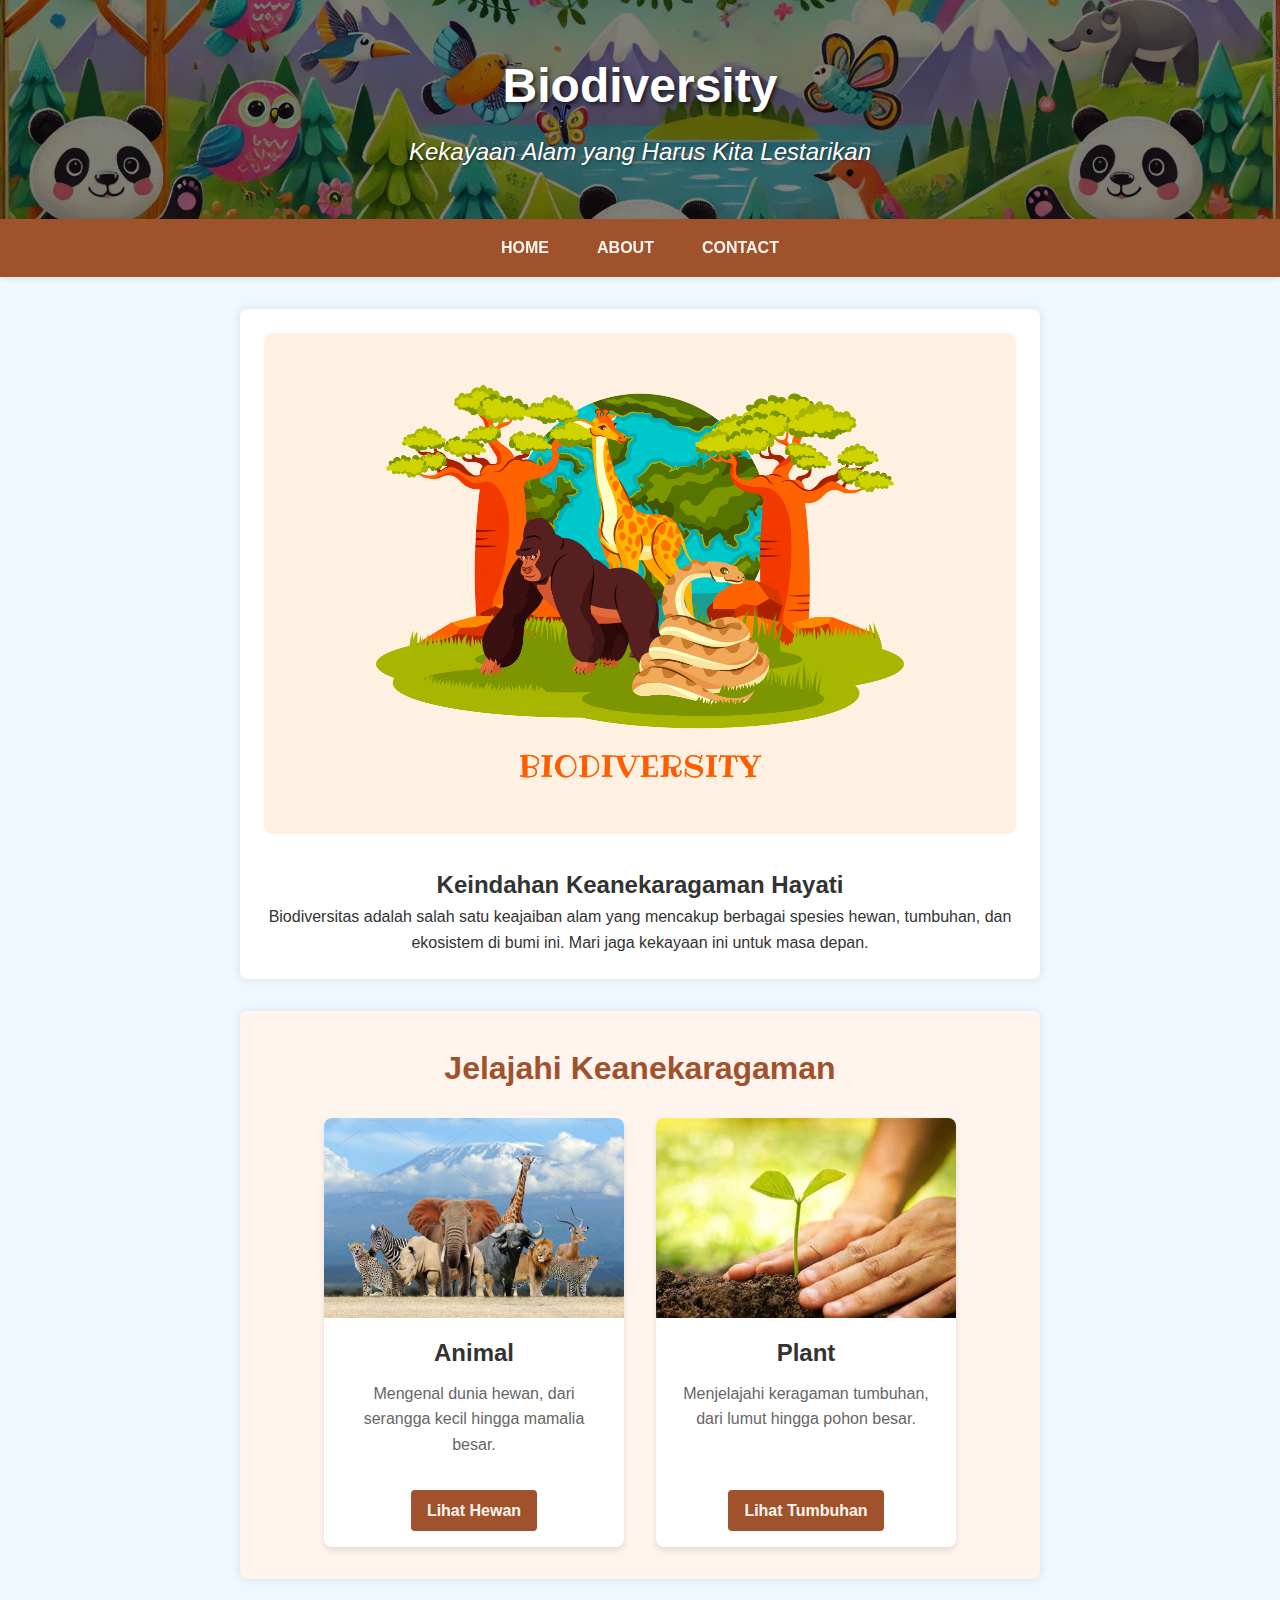
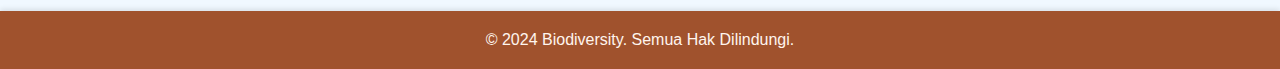
<file: index.html>
<!DOCTYPE html>
<html lang="en">
<head>
    <meta charset="UTF-8">
    <meta name="viewport" content="width=device-width, initial-scale=1.0">
    <title>Biodiversity - Home</title>
    <link rel="stylesheet" href="style.css">
</head>
<body>
    <header>
        <h1>Biodiversity</h1>
        <p>Kekayaan Alam yang Harus Kita Lestarikan</p>
    </header>
    <nav>
        <ul>
            <li><a href="index.html">Home</a></li>
            <li><a href="about.html">About</a></li>
            <li><a href="contact.html">Contact</a></li>
        </ul>
    </nav>
    <main>
        <section>
            <img src="images/biodiversity.jpg" alt="Biodiversity" class="banner">
            <h2>Keindahan Keanekaragaman Hayati</h2>
            <p>Biodiversitas adalah salah satu keajaiban alam yang mencakup berbagai spesies hewan, tumbuhan, dan ekosistem di bumi ini. Mari jaga kekayaan ini untuk masa depan.</p>
        </section>

        <!-- Updated Menu Section -->
        <section class="menu">
            <h2>Jelajahi Keanekaragaman</h2>
            <div class="menu-items">
                <div class="menu-item">
                    <img src="images/animal.jpg" alt="Animal" class="menu-image">
                    <h3>Animal</h3>
                    <p>Mengenal dunia hewan, dari serangga kecil hingga mamalia besar.</p>
                    <a href="animal.html" class="menu-link">Lihat Hewan</a> <!-- Link to Animal page -->
                </div>
                <div class="menu-item">
                    <img src="images/plant.jpg" alt="Plant" class="menu-image">
                    <h3>Plant</h3>
                    <p>Menjelajahi keragaman tumbuhan, dari lumut hingga pohon besar.</p>
                    <a href="plant.html" class="menu-link">Lihat Tumbuhan</a> <!-- Link to Plant page -->
                </div>
            </div>
        </section>
    </main>
    <footer>
        <p>&copy; 2024 Biodiversity. Semua Hak Dilindungi.</p>
    </footer>
</body>
</html>
</file>
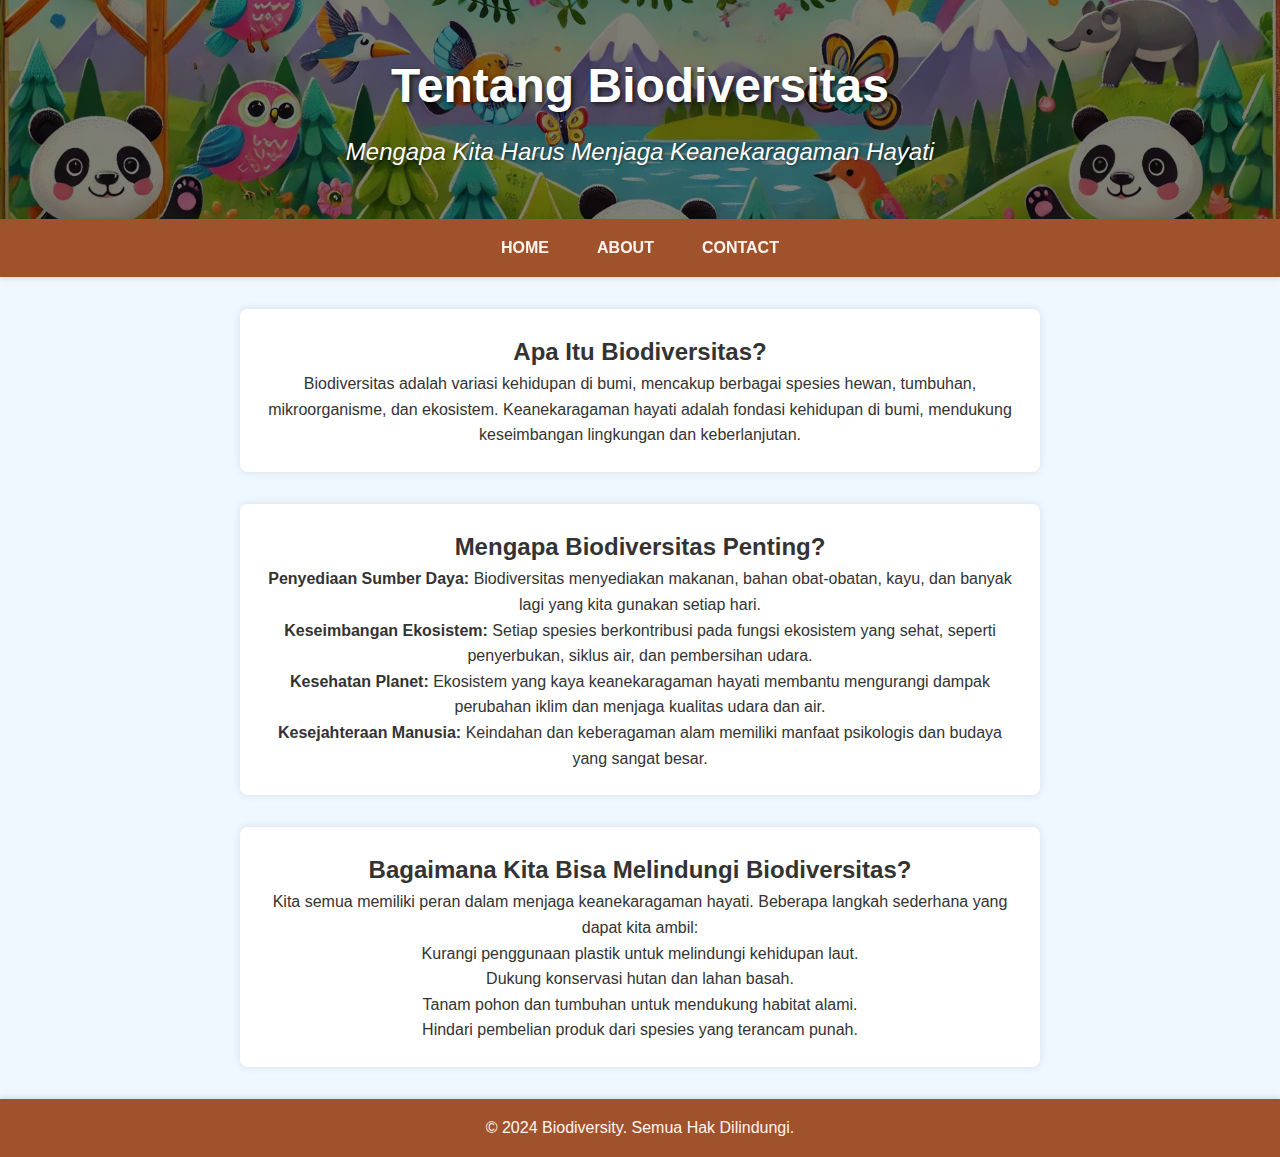
<file: about.html>
<!DOCTYPE html>
<html lang="en">
<head>
    <meta charset="UTF-8">
    <meta name="viewport" content="width=device-width, initial-scale=1.0">
    <title>About Biodiversity</title>
    <link rel="stylesheet" href="style.css">
</head>
<body>
    <header>
        <h1>Tentang Biodiversitas</h1>
        <p>Mengapa Kita Harus Menjaga Keanekaragaman Hayati</p>
    </header>
    <nav>
        <ul>
            <li><a href="index.html">Home</a></li>
            <li><a href="about.html">About</a></li>
            <li><a href="contact.html">Contact</a></li>
        </ul>
    </nav>
    <main>
        <section>
            <h2>Apa Itu Biodiversitas?</h2>
            <p>Biodiversitas adalah variasi kehidupan di bumi, mencakup berbagai spesies hewan, tumbuhan, mikroorganisme, dan ekosistem. Keanekaragaman hayati adalah fondasi kehidupan di bumi, mendukung keseimbangan lingkungan dan keberlanjutan.</p>
        </section>
        <section>
            <h2>Mengapa Biodiversitas Penting?</h2>
            <ul class="about-list">
                <li><strong>Penyediaan Sumber Daya:</strong> Biodiversitas menyediakan makanan, bahan obat-obatan, kayu, dan banyak lagi yang kita gunakan setiap hari.</li>
                <li><strong>Keseimbangan Ekosistem:</strong> Setiap spesies berkontribusi pada fungsi ekosistem yang sehat, seperti penyerbukan, siklus air, dan pembersihan udara.</li>
                <li><strong>Kesehatan Planet:</strong> Ekosistem yang kaya keanekaragaman hayati membantu mengurangi dampak perubahan iklim dan menjaga kualitas udara dan air.</li>
                <li><strong>Kesejahteraan Manusia:</strong> Keindahan dan keberagaman alam memiliki manfaat psikologis dan budaya yang sangat besar.</li>
            </ul>
        </section>
        <section>
            <h2>Bagaimana Kita Bisa Melindungi Biodiversitas?</h2>
            <p>Kita semua memiliki peran dalam menjaga keanekaragaman hayati. Beberapa langkah sederhana yang dapat kita ambil:</p>
            <ul class="about-list">
                <li>Kurangi penggunaan plastik untuk melindungi kehidupan laut.</li>
                <li>Dukung konservasi hutan dan lahan basah.</li>
                <li>Tanam pohon dan tumbuhan untuk mendukung habitat alami.</li>
                <li>Hindari pembelian produk dari spesies yang terancam punah.</li>
            </ul>
        </section>
    </main>
    <footer>
        <p>&copy; 2024 Biodiversity. Semua Hak Dilindungi.</p>
    </footer>
</body>
</html>
</file>
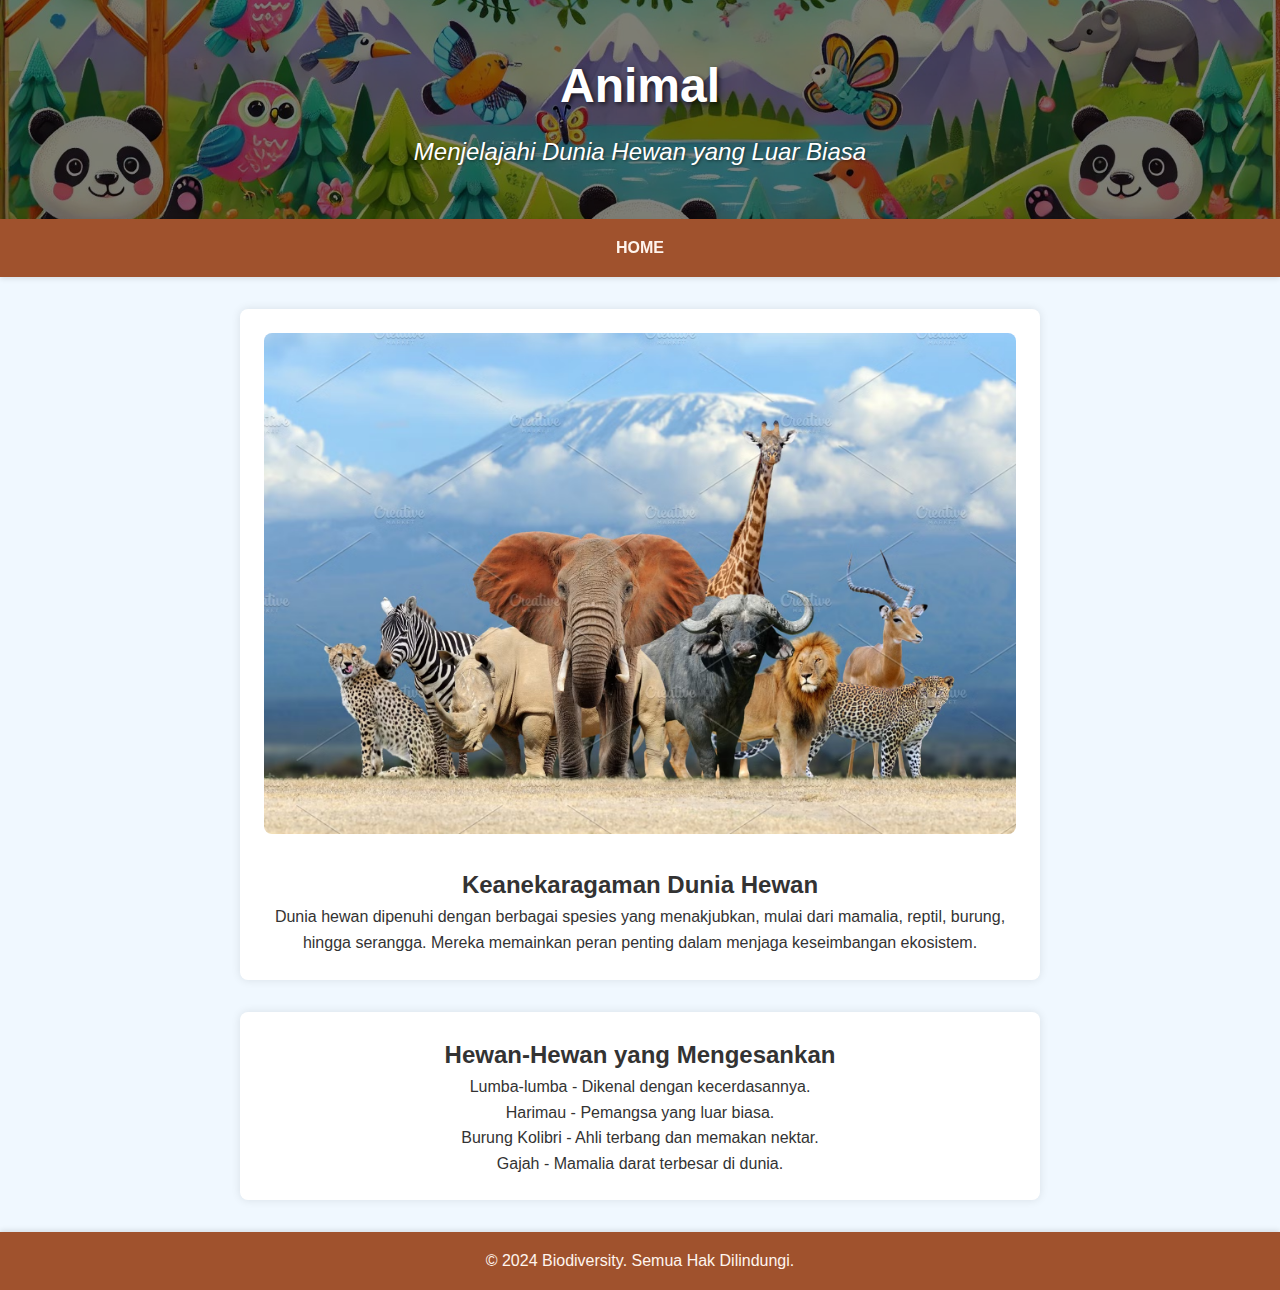
<file: animal.html>
<!DOCTYPE html>
<html lang="en">
<head>
    <meta charset="UTF-8">
    <meta name="viewport" content="width=device-width, initial-scale=1.0">
    <title>Biodiversity - Animal</title>
    <link rel="stylesheet" href="style.css">
</head>
<body>
    <header>
        <h1>Animal</h1>
        <p>Menjelajahi Dunia Hewan yang Luar Biasa</p>
    </header>
    <nav>
        <ul>
            <li><a href="index.html">Home</a></li>
        </ul>
    </nav>
    <main>
        <section>
            <img src="images/animal.jpg" alt="Animal" class="banner">
            <h2>Keanekaragaman Dunia Hewan</h2>
            <p>Dunia hewan dipenuhi dengan berbagai spesies yang menakjubkan, mulai dari mamalia, reptil, burung, hingga serangga. Mereka memainkan peran penting dalam menjaga keseimbangan ekosistem.</p>
        </section>
        <section>
            <h2>Hewan-Hewan yang Mengesankan</h2>
            <ul class="animal-list">
                <li>Lumba-lumba - Dikenal dengan kecerdasannya.</li>
                <li>Harimau - Pemangsa yang luar biasa.</li>
                <li>Burung Kolibri - Ahli terbang dan memakan nektar.</li>
                <li>Gajah - Mamalia darat terbesar di dunia.</li>
            </ul>
        </section>
    </main>
    <footer>
        <p>&copy; 2024 Biodiversity. Semua Hak Dilindungi.</p>
    </footer>
</body>
</html>
</file>
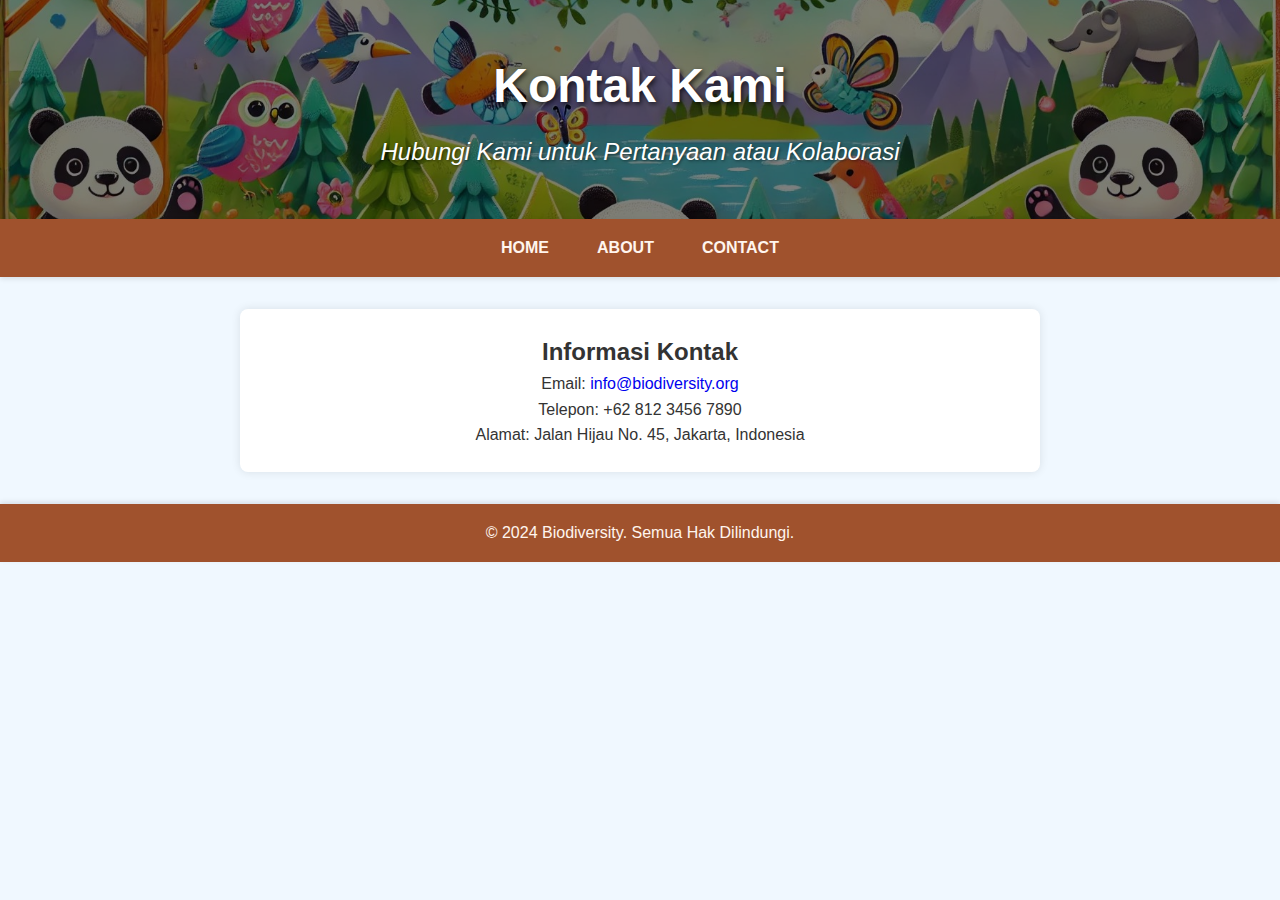
<file: contact.html>
<!DOCTYPE html>
<html lang="en">
<head>
    <meta charset="UTF-8">
    <meta name="viewport" content="width=device-width, initial-scale=1.0">
    <title>Contact Us</title>
    <link rel="stylesheet" href="style.css">
</head>
<body>
    <header>
        <h1>Kontak Kami</h1>
        <p>Hubungi Kami untuk Pertanyaan atau Kolaborasi</p>
    </header>
    <nav>
        <ul>
            <li><a href="index.html">Home</a></li>
            <li><a href="about.html">About</a></li>
            <li><a href="contact.html">Contact</a></li>
        </ul>
    </nav>
    <main>
        <section>
            <h2>Informasi Kontak</h2>
            <p>Email: <a href="mailto:info@biodiversity.org">info@biodiversity.org</a></p>
            <p>Telepon: +62 812 3456 7890</p>
            <p>Alamat: Jalan Hijau No. 45, Jakarta, Indonesia</p>
        </section>
    </main>
    <footer>
        <p>&copy; 2024 Biodiversity. Semua Hak Dilindungi.</p>
    </footer>
</body>
</html>
</file>
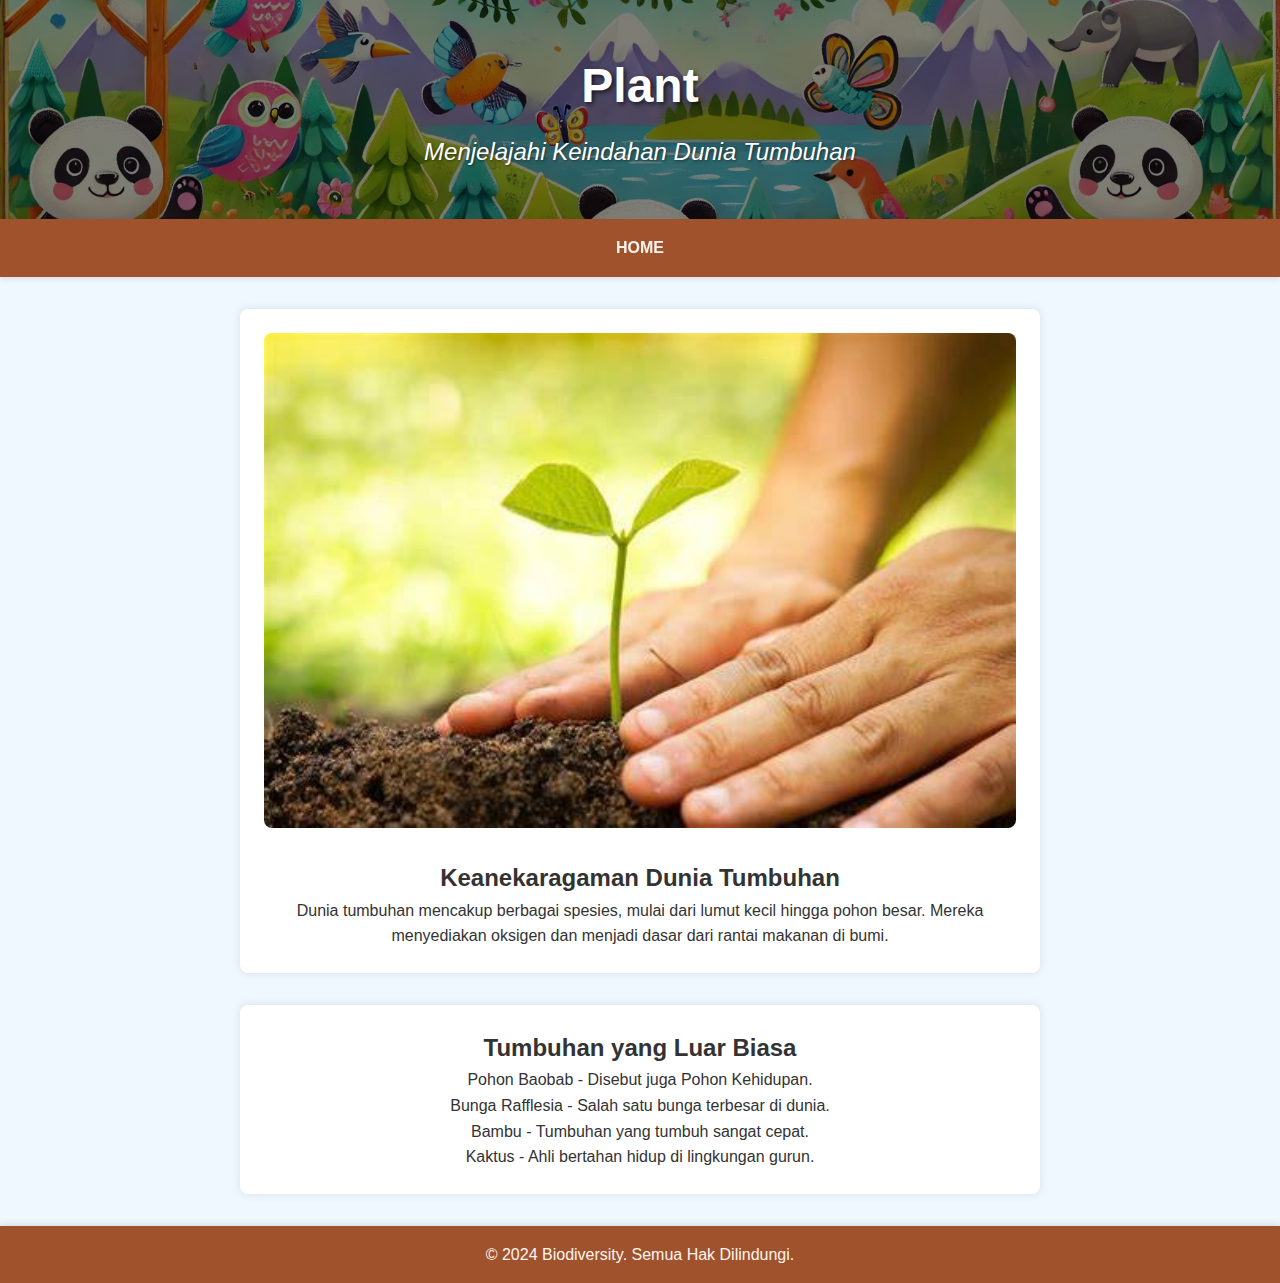
<file: plant.html>
<!DOCTYPE html>
<html lang="en">
<head>
    <meta charset="UTF-8">
    <meta name="viewport" content="width=device-width, initial-scale=1.0">
    <title>Biodiversity - Plant</title>
    <link rel="stylesheet" href="style.css">
</head>
<body>
    <header>
        <h1>Plant</h1>
        <p>Menjelajahi Keindahan Dunia Tumbuhan</p>
    </header>
    <nav>
        <ul>
            <li><a href="index.html">Home</a></li>
        </ul>
    </nav>
    <main>
        <section>
            <img src="images/plant.jpg" alt="Plant" class="banner">
            <h2>Keanekaragaman Dunia Tumbuhan</h2>
            <p>Dunia tumbuhan mencakup berbagai spesies, mulai dari lumut kecil hingga pohon besar. Mereka menyediakan oksigen dan menjadi dasar dari rantai makanan di bumi.</p>
        </section>
        <section>
            <h2>Tumbuhan yang Luar Biasa</h2>
            <ul class="plant-list">
                <li>Pohon Baobab - Disebut juga Pohon Kehidupan.</li>
                <li>Bunga Rafflesia - Salah satu bunga terbesar di dunia.</li>
                <li>Bambu - Tumbuhan yang tumbuh sangat cepat.</li>
                <li>Kaktus - Ahli bertahan hidup di lingkungan gurun.</li>
            </ul>
        </section>
    </main>
    <footer>
        <p>&copy; 2024 Biodiversity. Semua Hak Dilindungi.</p>
    </footer>
</body>
</html>
</file>
<file: style.css>
/* Reset dasar */
body, h1, h2, p, ul, li, a {
    margin: 0;
    padding: 0;
    list-style: none;
    text-decoration: none;
}

body {
    font-family: 'Arial', sans-serif;
    line-height: 1.6;
    color: #333;
    background-color: #f0f8ff;
    margin: 0;
}

/* Enhanced Header */
header {
    background: linear-gradient(
        rgba(0, 0, 0, 0.5),
        rgba(0, 0, 0, 0.5)
    ), url('images/banner2.jpg') no-repeat center center/cover;
    color: white;
    text-align: center;
    padding: 3rem 1rem;
    position: relative;
}

header h1 {
    font-size: 3rem;
    font-weight: bold;
    text-shadow: 2px 2px 5px rgba(0, 0, 0, 0.7);
    margin-bottom: 0.5rem;
}

header p {
    font-size: 1.5rem;
    font-style: italic;
    text-shadow: 1px 1px 3px rgba(0, 0, 0, 0.5);
}

/* Navigation */
nav {
    background: #A0522D; /* Young wood brown (Sienna) */
    padding: 1rem 0;
    position: sticky;
    top: 0;
    z-index: 10;
    width: 100%;
    box-shadow: 0 2px 5px rgba(0, 0, 0, 0.1); /* Subtle shadow for depth */
}

nav ul {
    display: flex;
    justify-content: center;
    margin: 0;
}

nav ul li {
    margin: 0 1.5rem;
}

nav ul li a {
    color: #FFF5EE; /* Light color for contrast (Seashell) */
    font-weight: bold;
    text-transform: uppercase;
    transition: color 0.3s;
}

nav ul li a:hover {
    color: #000; /* Golden hover effect for contrast */
}

/* Main Layout */
main {
    max-width: 800px;
    margin: 2rem auto;
    padding: 0 1rem;
}

main section {
    margin-bottom: 2rem;
    padding: 1.5rem;
    background: white;
    border-radius: 8px;
    box-shadow: 0 0 10px rgba(0, 0, 0, 0.1);
    text-align: center;
}

.banner {
    width: 100%;
    border-radius: 8px;
    margin-bottom: 1.5rem;
}

.about-image {
    width: 100%;
    height: auto;
    border-radius: 8px;
}

/* Menu Section */
.menu {
    text-align: center;
    padding: 2rem 0;
    background-color: #FFF5EE; /* Light neutral background */
}

.menu h2 {
    font-size: 2rem;
    margin-bottom: 1.5rem;
    color: #A0522D; /* Sienna */
}

.menu-items {
    display: flex;
    justify-content: center;
    gap: 2rem;
    flex-wrap: wrap;
}

.menu-item {
    width: 300px;
    background: white;
    border-radius: 8px;
    box-shadow: 0 4px 6px rgba(0, 0, 0, 0.1);
    overflow: hidden;
    text-align: center;
    display: flex;
    flex-direction: column; /* Ensures vertical alignment */
    justify-content: space-between; /* Space between content and button */
    transition: transform 0.3s, box-shadow 0.3s;
}

.menu-item:hover {
    transform: translateY(-5px);
    box-shadow: 0 6px 12px rgba(0, 0, 0, 0.2);
}

.menu-image {
    width: 100%;
    height: 200px;
    object-fit: cover;
}

.menu h3 {
    font-size: 1.5rem;
    margin: 1rem 0 0.5rem;
    color: #333;
}

.menu p {
    font-size: 1rem;
    color: #666;
    margin: 0 1rem 1rem;
    flex-grow: 1; /* Pushes the button to the bottom */
}

.menu-link {
    display: inline-block;
    padding: 0.5rem 1rem;
    margin: 1rem;
    background: #A0522D; /* Sienna */
    color: #FFF5EE; /* Light text */
    font-weight: bold;
    border-radius: 4px;
    text-decoration: none;
    transition: background-color 0.3s;
    align-self: center; /* Align button horizontally */
}

.menu-link:hover {
    background: #8B4513; /* Darker brown */
}

/* Footer */
footer {
    background: #A0522D; /* Matches navbar (Sienna) */
    color: #FFF5EE; /* Text color for contrast */
    text-align: center;
    padding: 1rem 0;
    margin-top: 2rem;
    box-shadow: 0 -2px 5px rgba(0, 0, 0, 0.1); /* Subtle shadow above footer */
}

footer a {
    color: #000000; /* Golden for links */
    font-weight: bold;
    transition: color 0.3s;
}

footer a:hover {
    color: #FF8C00; /* Dark orange for hover */
}
</file>
